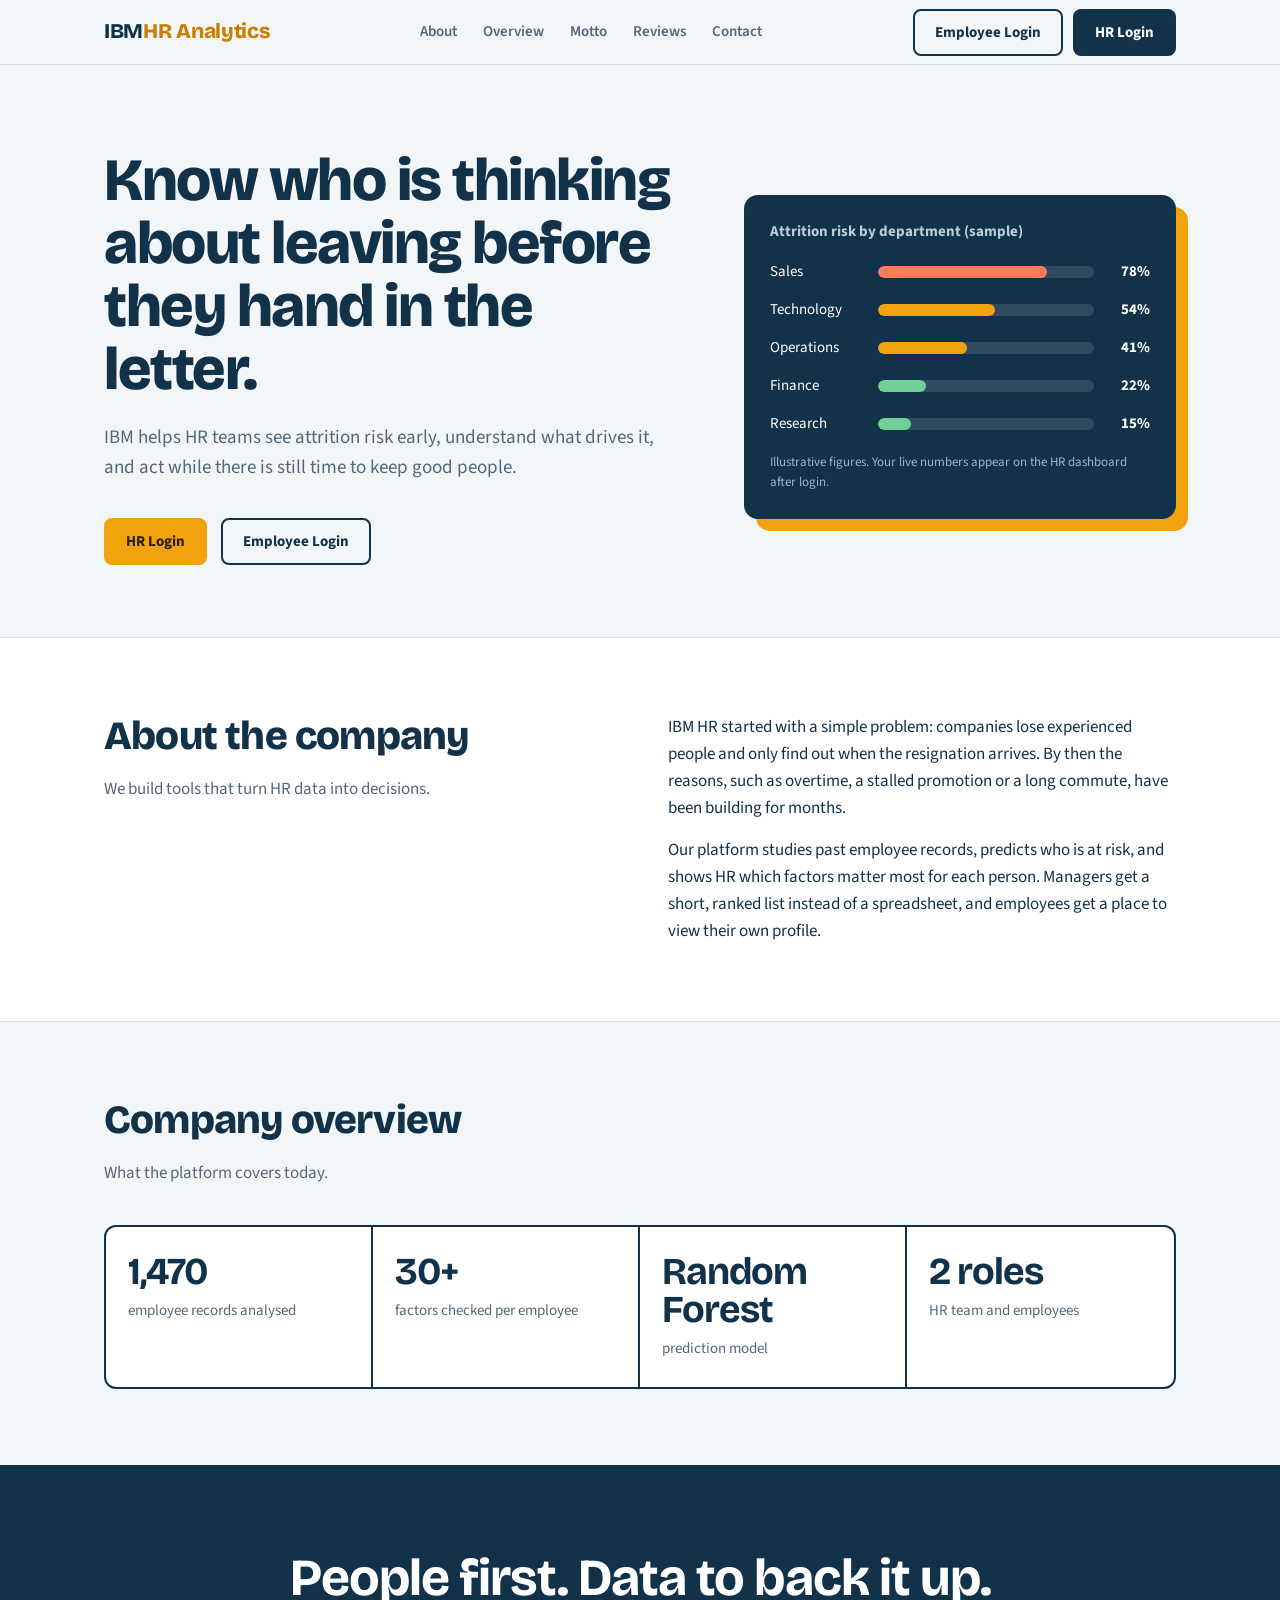
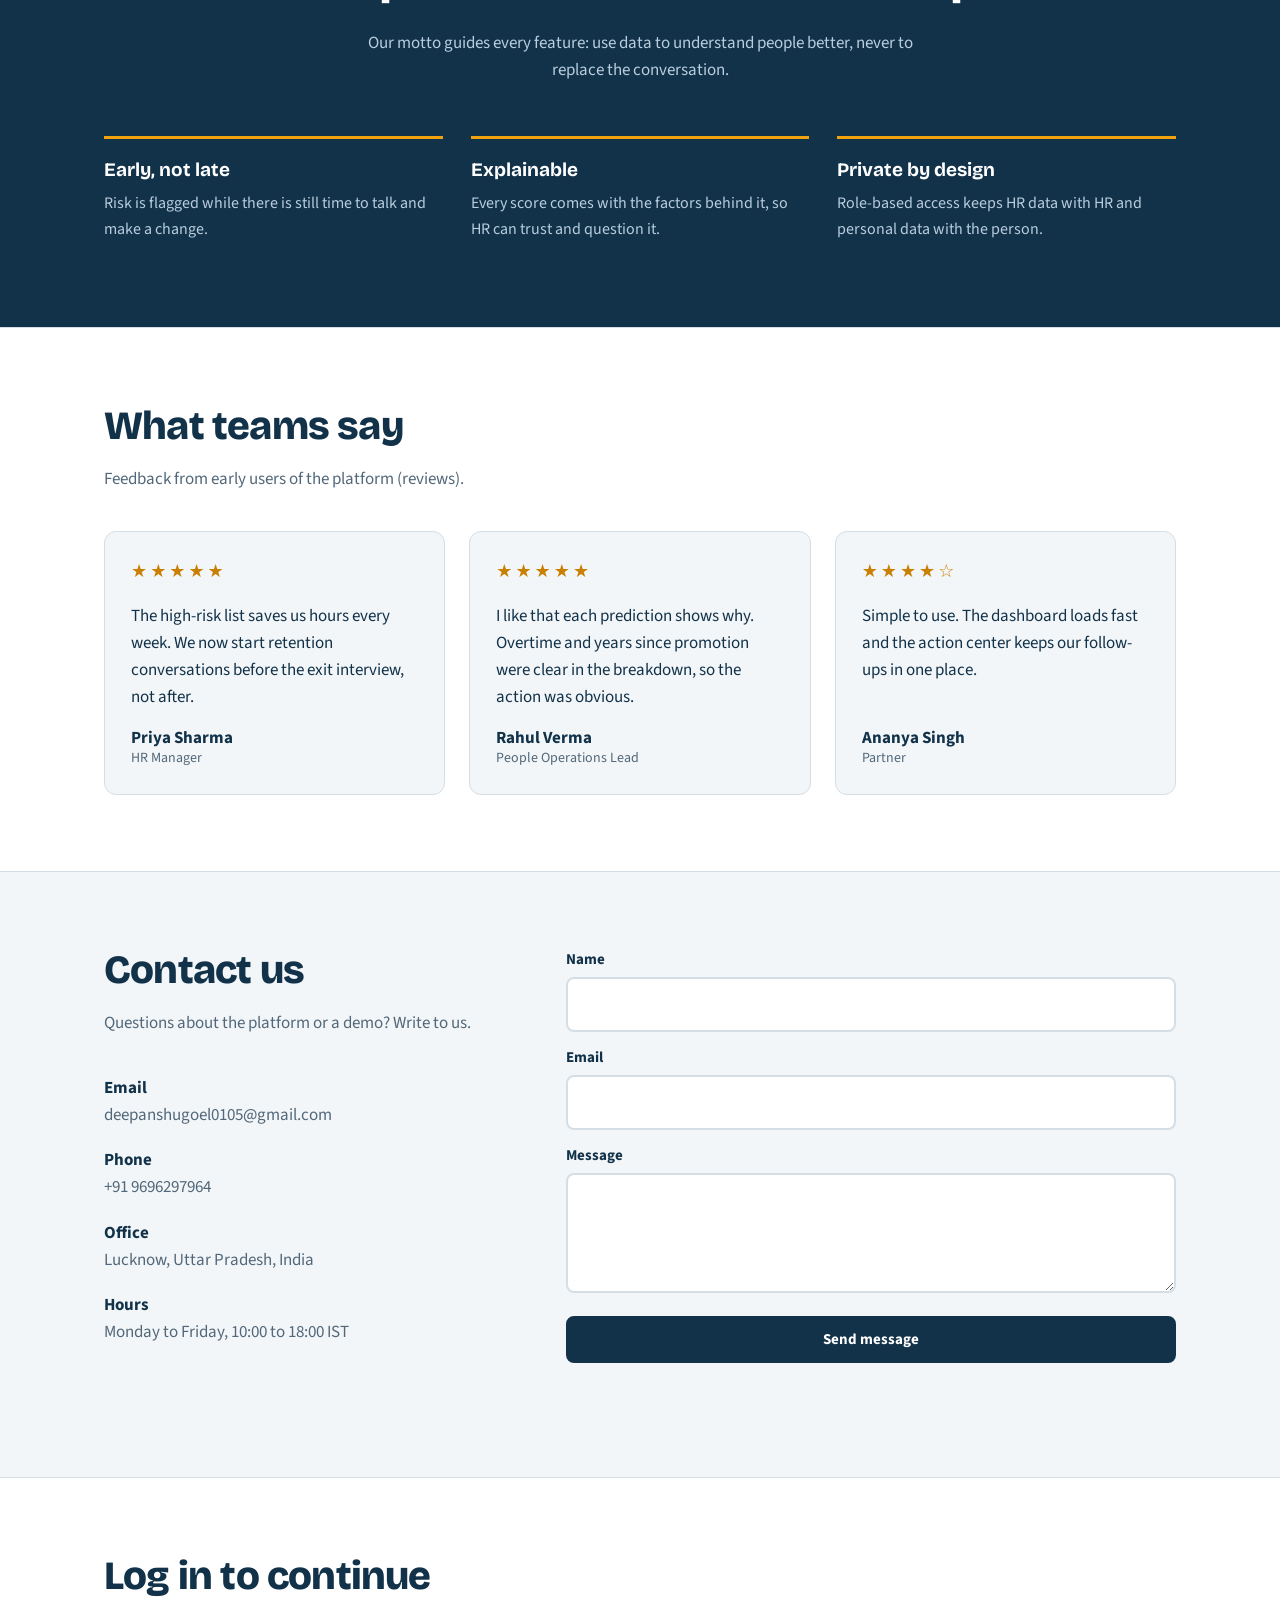
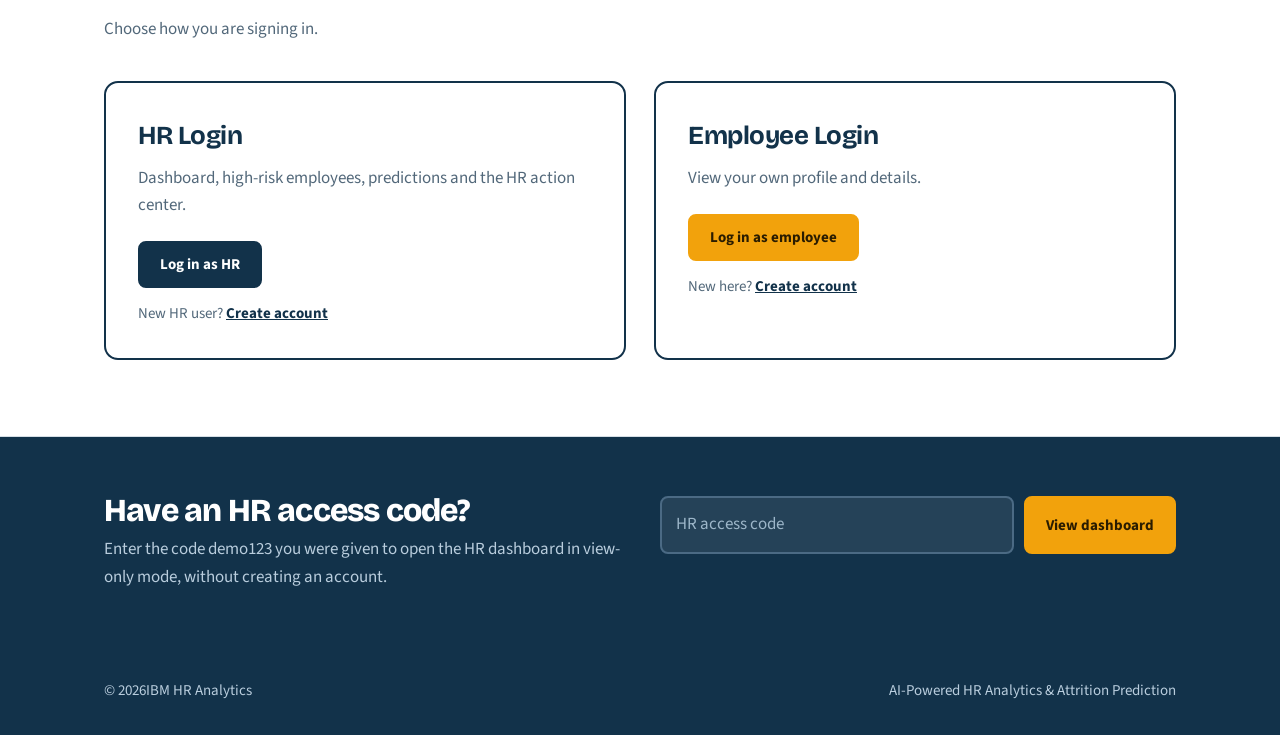
<file: frontend/home.html>
<!DOCTYPE html>
<html lang="en">
<head>
<meta charset="UTF-8">
<meta name="viewport" content="width=device-width, initial-scale=1.0">
<title>IBM HR Analytics | People analytics for growing companies</title>
<link rel="preconnect" href="https://fonts.googleapis.com">
<link rel="preconnect" href="https://fonts.gstatic.com" crossorigin>
<link href="https://fonts.googleapis.com/css2?family=Bricolage+Grotesque:wght@500;700;800&family=Source+Sans+3:wght@400;600;700&display=swap" rel="stylesheet">
<style>
:root{
    --ink:#12324a;
    --ink-2:#1d4766;
    --paper:#f3f6f8;
    --white:#ffffff;
    --saffron:#f2a20c;
    --saffron-dark:#c97f00;
    --line:#d5dee5;
    --muted:#52687a;
    --danger:#b42318;
    --head:"Bricolage Grotesque","Trebuchet MS",system-ui,sans-serif;
    --body:"Source Sans 3","Segoe UI",system-ui,sans-serif;
}
*{box-sizing:border-box;margin:0;padding:0}
html{scroll-behavior:smooth;scroll-padding-top:76px}
body{font-family:var(--body);background:var(--paper);color:var(--ink);line-height:1.6;font-size:17px}
a{color:inherit}
:focus-visible{outline:3px solid var(--saffron);outline-offset:3px}
.wrap{max-width:1120px;margin:0 auto;padding:0 24px}

/* nav */
.nav{position:sticky;top:0;z-index:20;background:rgba(243,246,248,.94);backdrop-filter:blur(8px);border-bottom:1px solid var(--line)}
.nav .wrap{display:flex;align-items:center;justify-content:space-between;height:64px;gap:16px}
.brand{font-family:var(--head);font-weight:800;font-size:21px;text-decoration:none;letter-spacing:-.3px}
.brand i{font-style:normal;color:var(--saffron-dark)}
.links{display:flex;gap:26px;list-style:none}
.links a{text-decoration:none;font-weight:600;font-size:15px;color:var(--muted)}
.links a:hover{color:var(--ink)}
.nav-actions{display:flex;gap:10px}

/* buttons */
.btn{display:inline-block;padding:11px 20px;border-radius:8px;font:700 15px var(--body);text-decoration:none;border:2px solid var(--ink);cursor:pointer;transition:background .15s,color .15s}
.btn-solid{background:var(--ink);color:var(--white)}
.btn-solid:hover{background:var(--ink-2)}
.btn-line{background:transparent;color:var(--ink)}
.btn-line:hover{background:var(--ink);color:var(--white)}
.btn-gold{background:var(--saffron);border-color:var(--saffron);color:#2a1c00}
.btn-gold:hover{background:var(--saffron-dark);border-color:var(--saffron-dark);color:var(--white)}

/* hero */
.hero{padding:84px 0 72px}
.hero .wrap{display:grid;grid-template-columns:1.15fr .85fr;gap:56px;align-items:center}
.hero h1{font-family:var(--head);font-weight:800;font-size:clamp(36px,5.2vw,60px);line-height:1.05;letter-spacing:-1.5px}
.hero p.lead{margin-top:22px;font-size:19px;color:var(--muted);max-width:30em}
.cta{display:flex;flex-wrap:wrap;gap:14px;margin-top:34px}

/* signature element: the attrition risk board */
.board{background:var(--ink);color:var(--white);border-radius:14px;padding:26px;box-shadow:12px 12px 0 var(--saffron)}
.board h3{font:700 15px var(--body);color:#b9cddd;margin-bottom:18px}
.row{display:grid;grid-template-columns:96px 1fr 44px;gap:12px;align-items:center;margin-bottom:14px;font-size:15px}
.track{height:12px;background:rgba(255,255,255,.12);border-radius:6px;overflow:hidden}
.fill{height:100%;border-radius:6px;background:var(--saffron);width:0;transition:width 1.1s cubic-bezier(.2,.8,.2,1)}
.fill.low{background:#6fcf97}
.fill.high{background:#ff7a59}
.board.go .fill{width:var(--w)}
.row b{text-align:right;font-weight:700}
.board small{display:block;margin-top:16px;color:#9db6c9;font-size:13px}

/* sections */
section.block{padding:76px 0}
section.alt{background:var(--white);border-top:1px solid var(--line);border-bottom:1px solid var(--line)}
h2{font-family:var(--head);font-weight:800;font-size:clamp(28px,3.6vw,40px);letter-spacing:-.8px;line-height:1.1;margin-bottom:18px}
.sub{color:var(--muted);max-width:38em;margin-bottom:38px}
.two{display:grid;grid-template-columns:1fr 1fr;gap:56px;align-items:start}
.two p+p{margin-top:14px}

/* overview numbers */
.facts{display:grid;grid-template-columns:repeat(4,1fr);border:2px solid var(--ink);border-radius:12px;background:var(--white)}
.fact{padding:26px 22px;border-right:2px solid var(--ink)}
.fact:last-child{border-right:0}
.fact strong{display:block;font-family:var(--head);font-size:38px;line-height:1;letter-spacing:-1px}
.fact span{display:block;margin-top:8px;color:var(--muted);font-size:15px}

/* motto */
.motto{background:var(--ink);color:var(--white);padding:84px 0;text-align:center}
.motto blockquote{font-family:var(--head);font-weight:700;font-size:clamp(28px,4.6vw,52px);line-height:1.12;letter-spacing:-1px;max-width:16em;margin:0 auto}
.motto p{margin:22px auto 0;max-width:34em;color:#b9cddd}
.values{display:grid;grid-template-columns:repeat(3,1fr);gap:28px;margin-top:52px;text-align:left}
.values div{border-top:3px solid var(--saffron);padding-top:16px}
.values h4{font-family:var(--head);font-size:19px;margin-bottom:6px}
.values p{margin:0;font-size:16px}

/* reviews */
.reviews{display:grid;grid-template-columns:repeat(3,1fr);gap:24px}
.review{background:var(--paper);border:1px solid var(--line);border-radius:12px;padding:26px;display:flex;flex-direction:column;gap:16px}
.stars{color:var(--saffron-dark);letter-spacing:3px;font-size:18px}
.review p{flex:1}
.who{font-weight:700;line-height:1.3}
.who span{display:block;font-weight:400;color:var(--muted);font-size:14px}

/* contact */
.contact{display:grid;grid-template-columns:.8fr 1.2fr;gap:56px}
.info dt{font-weight:700;margin-top:18px}
.info dd{color:var(--muted)}
form.cf{display:grid;gap:14px}
.cf label{font-weight:700;font-size:15px;display:block;margin-bottom:5px}
.cf input,.cf textarea{width:100%;padding:12px 14px;border:2px solid var(--line);border-radius:8px;font:inherit;background:var(--white);color:var(--ink)}
.cf input:focus,.cf textarea:focus{border-color:var(--ink);outline:none}
.cf textarea{min-height:120px;resize:vertical}
.cf .status{font-weight:600;min-height:1.4em}
.cf .ok{color:#1a7f4b}
.cf .err{color:var(--danger)}

/* access code */
.codebox{background:var(--ink);color:var(--white);padding:56px 0}
.codebox .wrap{display:grid;grid-template-columns:1fr 1fr;gap:40px;align-items:center}
.codebox h2{margin-bottom:8px;font-size:clamp(24px,3vw,32px)}
.codebox p{color:#b9cddd}
.codeform{display:flex;gap:10px;flex-wrap:wrap}
.codeform input{flex:1 1 200px;padding:13px 14px;border:2px solid #4b6a84;border-radius:8px;font:inherit;background:rgba(255,255,255,.08);color:var(--white)}
.codeform input::placeholder{color:#9db6c9}
.codeform input:focus{border-color:var(--saffron);outline:none}
#codeMsg{flex-basis:100%;min-height:1.4em;font-weight:600}
#codeMsg.err{color:#ffb4a6}
#codeMsg.ok{color:#8fe0b2}

/* access */
.access{padding:76px 0}
.cards{display:grid;grid-template-columns:1fr 1fr;gap:28px}
.card{background:var(--white);border:2px solid var(--ink);border-radius:14px;padding:32px}
.card h3{font-family:var(--head);font-size:26px;letter-spacing:-.5px;margin-bottom:8px}
.card p{color:var(--muted);margin-bottom:22px}
.card .small{margin-top:14px;margin-bottom:0;font-size:15px}
.card .small a{font-weight:700;color:var(--ink)}

footer{background:var(--ink);color:#b9cddd;padding:32px 0;font-size:15px}
footer .wrap{display:flex;justify-content:space-between;flex-wrap:wrap;gap:12px}

@media (max-width:860px){
    .links{display:none}
    .hero .wrap,.two,.contact,.cards,.codebox .wrap{grid-template-columns:1fr;gap:36px}
    .facts{grid-template-columns:1fr 1fr}
    .fact:nth-child(2){border-right:0}
    .fact:nth-child(-n+2){border-bottom:2px solid var(--ink)}
    .values,.reviews{grid-template-columns:1fr}
    .board{box-shadow:8px 8px 0 var(--saffron)}
}
@media (max-width:520px){.nav-actions .btn-line{display:none}}
@media (prefers-reduced-motion:reduce){html{scroll-behavior:auto}.fill{transition:none}}
</style>
</head>
<body>

<header class="nav">
    <div class="wrap">
        <a class="brand" href="home.html">IBM<i>HR Analytics</i></a>
        <ul class="links">
            <li><a href="#about">About</a></li>
            <li><a href="#overview">Overview</a></li>
            <li><a href="#motto">Motto</a></li>
            <li><a href="#reviews">Reviews</a></li>
            <li><a href="#contact">Contact</a></li>
        </ul>
        <div class="nav-actions">
            <a class="btn btn-line" href="login.html?role=employee">Employee Login</a>
            <a class="btn btn-solid" href="login.html?role=hr">HR Login</a>
        </div>
    </div>
</header>

<main>
<section class="hero">
    <div class="wrap">
        <div>
            <h1>Know who is thinking about leaving before they hand in the letter.</h1>
            <p class="lead">IBM helps HR teams see attrition risk early, understand what drives it, and act while there is still time to keep good people.</p>
            <div class="cta">
                <a class="btn btn-gold" href="login.html?role=hr">HR Login</a>
                <a class="btn btn-line" href="login.html?role=employee">Employee Login</a>
            </div>
        </div>
        <div class="board" id="board" aria-label="Sample attrition risk by department">
            <h3>Attrition risk by department (sample)</h3>
            <div class="row"><span>Sales</span><div class="track"><div class="fill high" style="--w:78%"></div></div><b>78%</b></div>
            <div class="row"><span>Technology</span><div class="track"><div class="fill" style="--w:54%"></div></div><b>54%</b></div>
            <div class="row"><span>Operations</span><div class="track"><div class="fill" style="--w:41%"></div></div><b>41%</b></div>
            <div class="row"><span>Finance</span><div class="track"><div class="fill low" style="--w:22%"></div></div><b>22%</b></div>
            <div class="row"><span>Research</span><div class="track"><div class="fill low" style="--w:15%"></div></div><b>15%</b></div>
            <small>Illustrative figures. Your live numbers appear on the HR dashboard after login.</small>
        </div>
    </div>
</section>

<section class="block alt" id="about">
    <div class="wrap two">
        <div>
            <h2>About the company</h2>
            <p class="sub" style="margin-bottom:0">We build tools that turn HR data into decisions.</p>
        </div>
        <div>
            <p>IBM HR started with a simple problem: companies lose experienced people and only find out when the resignation arrives. By then the reasons, such as overtime, a stalled promotion or a long commute, have been building for months.</p>
            <p>Our platform studies past employee records, predicts who is at risk, and shows HR which factors matter most for each person. Managers get a short, ranked list instead of a spreadsheet, and employees get a place to view their own profile.</p>
        </div>
    </div>
</section>

<section class="block" id="overview">
    <div class="wrap">
        <h2>Company overview</h2>
        <p class="sub">What the platform covers today.</p>
        <div class="facts">
            <div class="fact"><strong>1,470</strong><span>employee records analysed</span></div>
            <div class="fact"><strong>30+</strong><span>factors checked per employee</span></div>
            <div class="fact"><strong>Random Forest</strong><span>prediction model</span></div>
            <div class="fact"><strong>2 roles</strong><span>HR team and employees</span></div>
        </div>
    </div>
</section>

<section class="motto" id="motto">
    <div class="wrap">
        <blockquote>People first. Data to back it up.</blockquote>
        <p>Our motto guides every feature: use data to understand people better, never to replace the conversation.</p>
        <div class="values">
            <div><h4>Early, not late</h4><p>Risk is flagged while there is still time to talk and make a change.</p></div>
            <div><h4>Explainable</h4><p>Every score comes with the factors behind it, so HR can trust and question it.</p></div>
            <div><h4>Private by design</h4><p>Role-based access keeps HR data with HR and personal data with the person.</p></div>
        </div>
    </div>
</section>

<section class="block alt" id="reviews">
    <div class="wrap">
        <h2>What teams say</h2>
        <p class="sub">Feedback from early users of the platform (reviews).</p>
        <div class="reviews">
            <article class="review">
                <div class="stars" aria-label="5 out of 5">★★★★★</div>
                <p>The high-risk list saves us hours every week. We now start retention conversations before the exit interview, not after.</p>
                <div class="who">Priya Sharma<span>HR Manager</span></div>
            </article>
            <article class="review">
                <div class="stars" aria-label="5 out of 5">★★★★★</div>
                <p>I like that each prediction shows why. Overtime and years since promotion were clear in the breakdown, so the action was obvious.</p>
                <div class="who">Rahul Verma<span>People Operations Lead</span></div>
            </article>
            <article class="review">
                <div class="stars" aria-label="4 out of 5">★★★★☆</div>
                <p>Simple to use. The dashboard loads fast and the action center keeps our follow-ups in one place.</p>
                <div class="who">Ananya Singh<span> Partner</span></div>
            </article>
        </div>
    </div>
</section>

<section class="block" id="contact">
    <div class="wrap contact">
        <div>
            <h2>Contact us</h2>
            <p class="sub">Questions about the platform or a demo? Write to us.</p>
            <dl class="info">
                <dt>Email</dt><dd>deepanshugoel0105@gmail.com</dd>
                <dt>Phone</dt><dd>+91 9696297964</dd>
                <dt>Office</dt><dd>Lucknow, Uttar Pradesh, India</dd>
                <dt>Hours</dt><dd>Monday to Friday, 10:00 to 18:00 IST</dd>
            </dl>
        </div>
        <form class="cf" id="contactForm" novalidate>
            <div><label for="cName">Name</label><input id="cName" type="text" autocomplete="name" required></div>
            <div><label for="cEmail">Email</label><input id="cEmail" type="email" autocomplete="email" required></div>
            <div><label for="cMsg">Message</label><textarea id="cMsg" required></textarea></div>
            <button class="btn btn-solid" type="submit">Send message</button>
            <p class="status" id="cStatus" role="status"></p>
        </form>
    </div>
</section>

<section class="access alt" id="login" style="background:var(--white);border-top:1px solid var(--line)">
    <div class="wrap">
        <h2>Log in to continue</h2>
        <p class="sub">Choose how you are signing in.</p>
        <div class="cards">
            <div class="card">
                <h3>HR Login</h3>
                <p>Dashboard, high-risk employees, predictions and the HR action center.</p>
                <a class="btn btn-solid" href="login.html?role=hr">Log in as HR</a>
                <p class="small">New HR user? <a href="register.html?role=hr">Create account</a></p>
            </div>
            <div class="card">
                <h3>Employee Login</h3>
                <p>View your own profile and details.</p>
                <a class="btn btn-gold" href="login.html?role=employee">Log in as employee</a>
                <p class="small">New here? <a href="register.html?role=employee">Create account</a></p>
            </div>
        </div>
    </div>
</section>
<section class="codebox" id="access-code">
    <div class="wrap">
        <div>
            <h2>Have an HR access code?</h2>
            <p>Enter the code demo123 you were given to open the HR dashboard in view-only mode, without creating an account.</p>
        </div>
        <form class="codeform" id="codeForm" autocomplete="off">
            <label for="accessCode" style="position:absolute;left:-9999px">HR access code</label>
            <input id="accessCode" type="password" placeholder="HR access code" autocomplete="off" required>
            <button class="btn btn-gold" id="codeBtn" type="submit">View dashboard</button>
            <p id="codeMsg" role="status"></p>
        </form>
    </div>
</section>
</main>

<footer>
    <div class="wrap">
        <span>&copy; <span id="yr">2026</span>IBM HR Analytics</span>
        <span>AI-Powered HR Analytics &amp; Attrition Prediction</span>
    </div>
</footer>

<script>
document.getElementById("yr").textContent = new Date().getFullYear();

// Fill the sample risk bars once, when the page opens.
window.addEventListener("load", function () {
    setTimeout(function () { document.getElementById("board").classList.add("go"); }, 150);
});

// Contact form: opens the visitor's mail app with the message filled in.
document.getElementById("contactForm").addEventListener("submit", function (e) {
    e.preventDefault();
    var name = document.getElementById("cName").value.trim();
    var email = document.getElementById("cEmail").value.trim();
    var msg = document.getElementById("cMsg").value.trim();
    var status = document.getElementById("cStatus");
    if (!name || !/^\S+@\S+\.\S+$/.test(email) || !msg) {
        status.textContent = "Enter your name, a valid email and a message.";
        status.className = "status err";
        return;
    }
    var body = msg + "\n\nFrom: " + name + " (" + email + ")";
    window.location.href = "mailto:deepanshugoel0105@gmail.com?subject=" +
        encodeURIComponent("Website enquiry from " + name) + "&body=" + encodeURIComponent(body);
    status.textContent = "Your mail app should open with the message ready to send.";
    status.className = "status ok";
});

// HR access code: the server checks the code. It is never stored in this page.
document.getElementById("codeForm").addEventListener("submit", async function (e) {
    e.preventDefault();
    var msg = document.getElementById("codeMsg");
    var btn = document.getElementById("codeBtn");
    btn.disabled = true;
    msg.className = "";
    msg.textContent = "Checking code...";
    try {
        var res = await fetch("/auth/access-code", {
            method: "POST",
            credentials: "same-origin",
            headers: { "Content-Type": "application/json" },
            body: JSON.stringify({ code: document.getElementById("accessCode").value })
        });
        var data = await res.json().catch(function () { return {}; });
        if (!res.ok) {
            msg.textContent = typeof data.detail === "string" ? data.detail : "Could not verify the code.";
            msg.className = "err";
            btn.disabled = false;
            return;
        }
        msg.textContent = "Code accepted. Opening dashboard...";
        msg.className = "ok";
        setTimeout(function () { window.location.href = "index.html"; }, 400);
    } catch (err) {
        msg.textContent = "Cannot reach the server. Try again.";
        msg.className = "err";
        btn.disabled = false;
    }
});
</script>
</body>
</html>
</file>
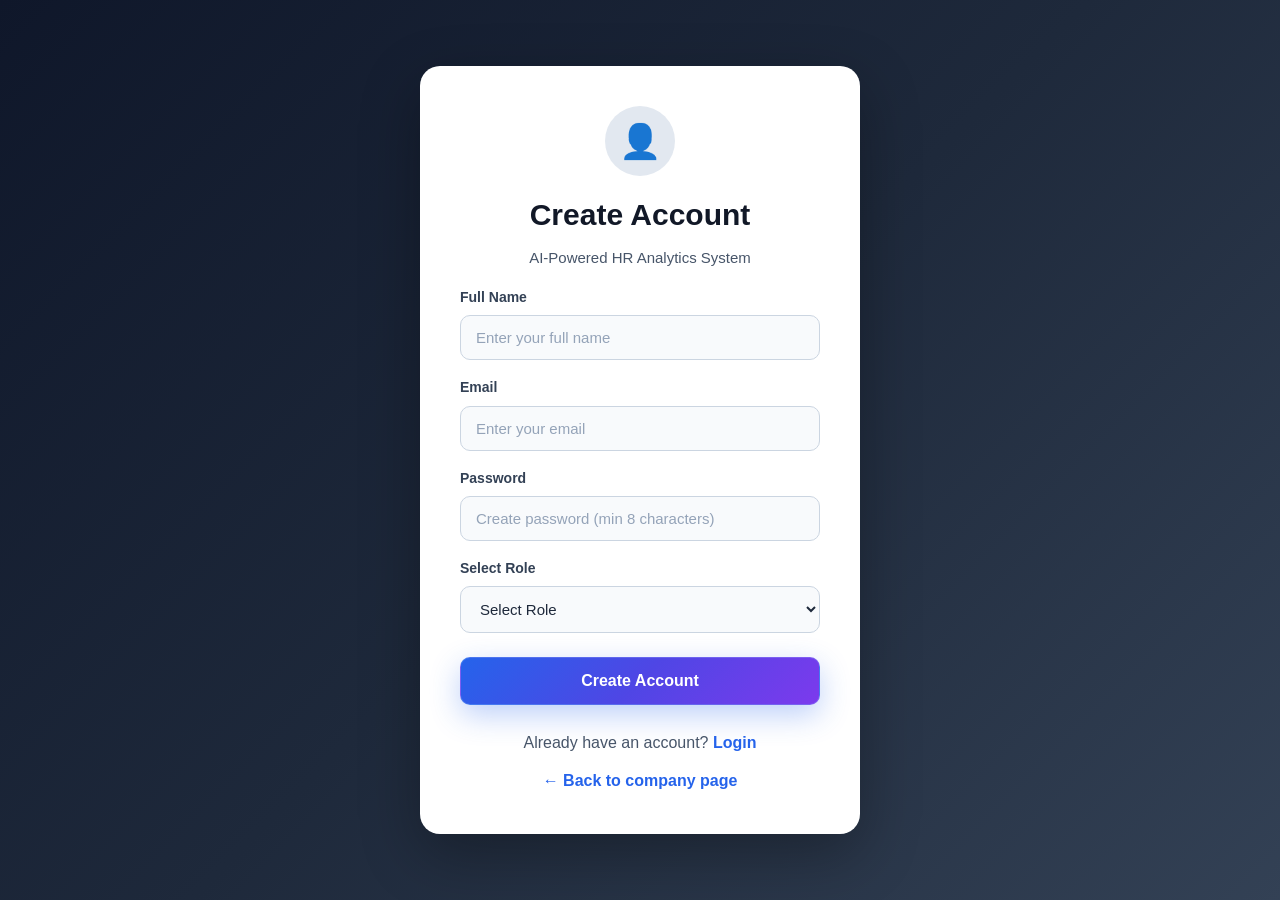
<file: frontend/register.html>
<!DOCTYPE html>
<html lang="en">
<head>
    <meta charset="UTF-8">
    <meta name="viewport" content="width=device-width, initial-scale=1.0">
    <title>HR Analytics | Register</title>
    <link rel="stylesheet" href="style.css">
</head>
<body>
<div class="auth-container">
    <div class="auth-card">
        <div class="auth-logo">👤</div>
        <h1>Create Account</h1>
        <p class="auth-subtitle">AI-Powered HR Analytics System</p>

        <form id="registerForm">
            <label for="registerName">Full Name</label>
            <input type="text" id="registerName" placeholder="Enter your full name" maxlength="80" autocomplete="name" required>

            <label for="registerEmail">Email</label>
            <input type="email" id="registerEmail" placeholder="Enter your email" autocomplete="username" required>

            <label for="registerPassword">Password</label>
            <input type="password" id="registerPassword" placeholder="Create password (min 8 characters)" minlength="8" maxlength="128" autocomplete="new-password" required>

            <label for="registerRole">Select Role</label>
            <select id="registerRole" required>
                <option value="">Select Role</option>
                <option value="HR">HR</option>
                <option value="Employee">Employee</option>
            </select>

            <div id="inviteWrap" style="display:none;">
                <label for="registerInvite">HR Invite Code</label>
                <input type="password" id="registerInvite" placeholder="Enter HR invite code" autocomplete="off">
            </div>

            <button type="submit" class="auth-btn" id="registerBtn">Create Account</button>
        </form>

        <p id="registerMessage" class="auth-message"></p>

        <p class="auth-switch">
            Already have an account?
            <a href="login.html">Login</a>
        </p>
        <p class="auth-switch" style="margin-top:12px;">
            <a href="home.html">&larr; Back to company page</a>
        </p>
    </div>
</div>

<script>
var roleSelect = document.getElementById("registerRole");
var inviteWrap = document.getElementById("inviteWrap");
var inviteInput = document.getElementById("registerInvite");

var presetRole = new URLSearchParams(window.location.search).get("role");
if (presetRole === "hr" || presetRole === "employee") {
    roleSelect.value = presetRole === "hr" ? "HR" : "Employee";
}

roleSelect.addEventListener("change", function () {
    var isHR = roleSelect.value === "HR";
    inviteWrap.style.display = isHR ? "block" : "none";
    inviteInput.required = isHR;
});
roleSelect.dispatchEvent(new Event("change"));

document.getElementById("registerForm").addEventListener("submit", async function (event) {
    event.preventDefault();
    var message = document.getElementById("registerMessage");
    var btn = document.getElementById("registerBtn");
    btn.disabled = true;

    try {
        var res = await fetch("/auth/register", {
            method: "POST",
            credentials: "same-origin",
            headers: { "Content-Type": "application/json" },
            body: JSON.stringify({
                name: document.getElementById("registerName").value.trim(),
                email: document.getElementById("registerEmail").value.trim(),
                password: document.getElementById("registerPassword").value,
                role: roleSelect.value,
                invite_code: inviteInput.value
            })
        });
        var data = await res.json().catch(function () { return {}; });

        if (!res.ok) {
            message.textContent = "❌ " + (typeof data.detail === "string" ? data.detail : "Could not create account.");
            message.className = "auth-message error";
            btn.disabled = false;
            return;
        }

        message.textContent = "✅ Account created successfully! Redirecting to login...";
        message.className = "auth-message success";
        setTimeout(function () { window.location.href = "login.html"; }, 1000);
    } catch (e) {
        message.textContent = "❌ Cannot reach the server. Please try again.";
        message.className = "auth-message error";
        btn.disabled = false;
    }
});
</script>
</body>
</html>
</file>
<file: frontend/style.css>
/* =========================================================
   HR ANALYTICS DASHBOARD - MAIN STYLESHEET (FIXED)
========================================================= */

/* ========== RESET ========== */
* { margin: 0; padding: 0; box-sizing: border-box; }
html { scroll-behavior: smooth; }
body {
    font-family: Arial, Helvetica, sans-serif;
    background: #f5f7fb;
    color: #1e293b;
    line-height: 1.6;
}
a { text-decoration: none; color: inherit; }
button, input, select { font-family: inherit; }

/* ========== SIDEBAR ========== */
.sidebar {
    position: fixed; left: 0; top: 0;
    width: 250px; height: 100vh;
    background: #111827; color: white;
    display: flex; flex-direction: column;
    z-index: 1000;
}
.logo {
    height: 90px; display: flex; align-items: center;
    gap: 12px; padding: 20px;
    border-bottom: 1px solid rgba(255,255,255,0.08);
}
.logo-icon {
    width: 45px; height: 45px;
    background: linear-gradient(135deg, #2563eb, #7c3aed);
    border-radius: 12px;
    display: flex; align-items: center; justify-content: center;
    font-size: 16px; font-weight: 800;
}
.logo h2 { font-size: 17px; margin-bottom: 2px; }
.logo span { font-size: 11px; color: #94a3b8; }

.sidebar-nav {
    padding: 25px 15px;
    display: flex; flex-direction: column; gap: 7px;
}
.nav-link {
    display: flex; align-items: center; gap: 13px;
    padding: 13px 15px; border-radius: 9px;
    color: #94a3b8; font-size: 14px; transition: 0.25s ease;
}
.nav-link span { width: 22px; font-size: 17px; text-align: center; }
.nav-link:hover { background: #1e293b; color: white; }
.nav-link.active {
    background: #2563eb; color: white;
    box-shadow: 0 5px 15px rgba(37, 99, 235, 0.25);
}

.sidebar-bottom {
    margin-top: auto; padding: 20px;
    border-top: 1px solid rgba(255,255,255,0.08);
}
.system-status {
    display: flex; align-items: center; gap: 10px;
    background: #1e293b; padding: 12px; border-radius: 9px;
}
.status-dot {
    width: 9px; height: 9px; background: #22c55e;
    border-radius: 50%; box-shadow: 0 0 8px #22c55e;
}
.system-status strong { display: block; font-size: 12px; }
.system-status small { display: block; font-size: 10px; color: #94a3b8; }

/* ========== MAIN CONTENT ========== */
.main-content { margin-left: 250px; min-height: 100vh; }

/* ========== TOPBAR ========== */
.topbar {
    height: 90px; background: white;
    border-bottom: 1px solid #e5e7eb;
    display: flex; align-items: center; justify-content: space-between;
    padding: 0 35px; position: sticky; top: 0; z-index: 900;
}
.topbar-small {
    font-size: 11px; color: #64748b;
    text-transform: uppercase; letter-spacing: 1px;
}
.topbar h1 { font-size: 23px; color: #111827; margin-top: 2px; }
.topbar-right { display: flex; align-items: center; gap: 25px; }
.date-box { display: flex; align-items: center; gap: 7px; color: #64748b; font-size: 13px; }
.profile { display: flex; align-items: center; gap: 10px; }
.profile-avatar {
    width: 38px; height: 38px; border-radius: 50%;
    background: #2563eb; color: white;
    display: flex; align-items: center; justify-content: center;
    font-weight: bold;
}
.profile strong { display: block; font-size: 12px; }
.profile small { display: block; font-size: 10px; color: #64748b; }

/* ========== PAGE SECTIONS ========== */
.page-section { padding: 40px 35px; scroll-margin-top: 100px; }
.section-heading { display: flex; justify-content: space-between; margin-bottom: 25px; }
.section-label {
    color: #2563eb; font-size: 11px; font-weight: 700;
    letter-spacing: 1.5px; margin-bottom: 5px;
}
.section-heading h2 { font-size: 25px; color: #111827; margin-bottom: 5px; }
.section-heading p:not(.section-label) { color: #64748b; font-size: 13px; }

/* ========== KPI CARDS ========== */
.kpi-grid {
    display: grid; grid-template-columns: repeat(4, 1fr);
    gap: 20px; margin-bottom: 25px;
}
.kpi-card {
    background: white; border: 1px solid #e5e7eb;
    border-radius: 12px; padding: 20px;
    display: flex; align-items: center; gap: 15px;
    transition: 0.25s ease;
}
.kpi-card:hover { transform: translateY(-3px); box-shadow: 0 10px 25px rgba(15,23,42,0.08); }
.kpi-icon {
    width: 50px; height: 50px; border-radius: 10px;
    display: flex; align-items: center; justify-content: center;
    font-size: 22px;
}
.kpi-icon.blue { background: #dbeafe; }
.kpi-icon.red { background: #fee2e2; }
.kpi-icon.orange { background: #ffedd5; }
.kpi-icon.green { background: #dcfce7; }
.kpi-info span { display: block; font-size: 11px; color: #64748b; }
.kpi-info h3 { font-size: 24px; color: #111827; line-height: 1.2; }
.kpi-info small { font-size: 10px; color: #94a3b8; }

/* ========== CHART GRID ========== */
.chart-grid {
    display: grid; grid-template-columns: repeat(2, 1fr);
    gap: 20px; margin-bottom: 25px;
}
.chart-card {
    background: white; border: 1px solid #e5e7eb;
    border-radius: 12px; padding: 22px; min-height: 330px;
}
.chart-card.large { min-height: 360px; }
.chart-header { display: flex; justify-content: space-between; margin-bottom: 15px; }
.chart-header h3 { font-size: 15px; color: #111827; }
.chart-header p { font-size: 11px; color: #94a3b8; }
.chart-container { height: 245px; position: relative; }

/* ========== TABLE ========== */
.table-card {
    background: white; border: 1px solid #e5e7eb;
    border-radius: 12px; overflow: hidden; margin-top: 20px;
}
.table-header { padding: 20px 22px; border-bottom: 1px solid #e5e7eb; }
.table-header h3 { font-size: 15px; color: #111827; }
.table-header p { font-size: 11px; color: #94a3b8; }
.table-wrapper { width: 100%; overflow-x: auto; }
table { width: 100%; border-collapse: collapse; }
thead { background: #f8fafc; }
th {
    text-align: left; padding: 14px 20px; font-size: 11px;
    color: #64748b; text-transform: uppercase; letter-spacing: 0.5px;
}
td {
    padding: 14px 20px; font-size: 12px; color: #475569;
    border-top: 1px solid #f1f5f9;
}
tbody tr:hover { background: #f8fafc; }

/* ========== PREDICTION (DASHBOARD) ========== */
.prediction-layout { display: grid; grid-template-columns: 1.5fr 1fr; gap: 20px; }
.prediction-card, .prediction-result {
    background: white; border: 1px solid #e5e7eb;
    border-radius: 12px; padding: 25px;
}
.card-title { display: flex; align-items: center; gap: 12px; margin-bottom: 25px; }
.card-title-icon {
    width: 45px; height: 45px; border-radius: 10px; background: #ede9fe;
    display: flex; align-items: center; justify-content: center; font-size: 21px;
}
.card-title h3 { font-size: 16px; color: #111827; }
.card-title p { font-size: 11px; color: #94a3b8; }

.form-grid { display: grid; grid-template-columns: repeat(2, 1fr); gap: 18px; }
.form-group { display: flex; flex-direction: column; gap: 6px; }
.form-group label { font-size: 11px; font-weight: 600; color: #475569; }
.form-group input, .form-group select {
    width: 100%; height: 42px; padding: 0 12px;
    border: 1px solid #dbe1ea; border-radius: 7px;
    background: white; color: #334155; outline: none;
    font-size: 12px; transition: 0.2s;
}
.form-group input:focus, .form-group select:focus {
    border-color: #2563eb; box-shadow: 0 0 0 3px rgba(37,99,235,0.1);
}

.predict-button {
    width: 100%; margin-top: 22px; height: 45px;
    border: none; border-radius: 8px;
    background: linear-gradient(135deg, #2563eb, #4f46e5);
    color: white; font-size: 13px; font-weight: 600;
    cursor: pointer; transition: 0.25s;
}
.predict-button:hover { transform: translateY(-2px); box-shadow: 0 8px 18px rgba(37,99,235,0.25); }

.prediction-result {
    display: flex; flex-direction: column;
    align-items: center; justify-content: center; text-align: center;
    background: linear-gradient(145deg, #ffffff, #f8faff);
}
.result-icon {
    width: 65px; height: 65px; background: #dbeafe; border-radius: 50%;
    display: flex; align-items: center; justify-content: center;
    font-size: 28px; margin-bottom: 12px;
}
.prediction-result h3 { font-size: 17px; color: #111827; }
.prediction-result p {
    font-size: 11px; color: #64748b; max-width: 280px; margin: 8px auto 20px;
}
.risk-score { font-size: 45px; font-weight: 800; color: #2563eb; line-height: 1; }
.risk-label { margin-top: 7px; font-size: 12px; font-weight: 700; color: #64748b; }
.risk-bar {
    width: 80%; height: 8px; background: #e2e8f0;
    border-radius: 10px; overflow: hidden; margin: 20px 0;
}
.risk-progress {
    width: 0%; height: 100%;
    background: linear-gradient(90deg, #22c55e, #f59e0b, #ef4444);
    transition: 0.5s;
}
.prediction-result small { font-size: 9px; color: #94a3b8; max-width: 300px; }

/* ========== MODEL CARDS ========== */
.model-grid { display: grid; grid-template-columns: repeat(3, 1fr); gap: 20px; }
.model-card {
    background: white; border: 1px solid #e5e7eb; border-radius: 12px;
    padding: 25px; position: relative; overflow: hidden; transition: 0.25s;
}
.model-card:hover { transform: translateY(-4px); box-shadow: 0 10px 25px rgba(15,23,42,0.08); }
.model-card.featured { border-color: #2563eb; box-shadow: 0 8px 25px rgba(37,99,235,0.1); }
.model-number {
    position: absolute; right: 20px; top: 15px;
    font-size: 35px; font-weight: 800; color: #f1f5f9;
}
.model-card h3 { font-size: 16px; color: #111827; margin: 30px 0 10px; }
.model-card p { font-size: 12px; color: #64748b; margin-bottom: 20px; }
.model-tag {
    display: inline-block; padding: 5px 10px; border-radius: 20px;
    background: #eff6ff; color: #2563eb; font-size: 10px; font-weight: 600;
}
.model-table { margin-top: 25px; }

/* ========== SQL ========== */
.sql-grid { display: grid; grid-template-columns: repeat(4, 1fr); gap: 20px; }
.sql-card {
    background: white; border: 1px solid #e5e7eb;
    border-radius: 12px; padding: 22px; transition: 0.25s;
}
.sql-card:hover { transform: translateY(-3px); box-shadow: 0 8px 20px rgba(15,23,42,0.07); }
.sql-icon {
    width: 45px; height: 45px; border-radius: 10px; background: #eff6ff;
    display: flex; align-items: center; justify-content: center;
    font-size: 21px; margin-bottom: 15px;
}
.sql-card h3 { font-size: 14px; color: #111827; margin-bottom: 8px; }
.sql-card p { font-size: 11px; color: #64748b; }

.query-card {
    background: #0f172a; border-radius: 12px;
    padding: 25px; margin-top: 25px; color: white;
}
.query-label { font-size: 9px; color: #60a5fa; letter-spacing: 1px; font-weight: 700; }
.query-header h3 { font-size: 15px; margin-top: 4px; }
.query-card pre {
    margin-top: 20px; background: #020617; padding: 20px;
    border-radius: 8px; overflow-x: auto;
}
.query-card code {
    font-family: Consolas, monospace; font-size: 12px;
    color: #cbd5e1; line-height: 1.8;
}

/* ========== INSIGHTS ========== */
.insights-grid { display: grid; grid-template-columns: repeat(3, 1fr); gap: 20px; }
.insight-card {
    background: white; border: 1px solid #e5e7eb; border-radius: 12px;
    padding: 22px; border-left: 4px solid #2563eb; transition: 0.25s;
}
.insight-card:hover { transform: translateY(-3px); box-shadow: 0 8px 20px rgba(15,23,42,0.07); }
.insight-card.danger { border-left-color: #ef4444; }
.insight-card.warning { border-left-color: #f59e0b; }
.insight-card.success { border-left-color: #22c55e; }
.insight-card.info { border-left-color: #06b6d4; }
.insight-card.purple { border-left-color: #8b5cf6; }
.insight-card.blue { border-left-color: #2563eb; }
.insight-icon { font-size: 25px; margin-bottom: 10px; }
.insight-card h3 { font-size: 14px; color: #111827; margin-bottom: 8px; }
.insight-card p { font-size: 11px; color: #64748b; }

/* ========== ABOUT ========== */
.about-grid { display: grid; grid-template-columns: repeat(2, 1fr); gap: 20px; }
.about-card {
    background: white; border: 1px solid #e5e7eb;
    border-radius: 12px; padding: 25px;
}
.about-card h3 { font-size: 15px; color: #111827; margin-bottom: 12px; }
.about-card p { font-size: 12px; color: #64748b; }
.technology-list { display: flex; flex-wrap: wrap; gap: 8px; }
.technology-list span {
    background: #eff6ff; color: #2563eb; padding: 6px 10px;
    border-radius: 6px; font-size: 10px; font-weight: 600;
}

/* ========== PROJECT PIPELINE ========== */
.pipeline-card {
    margin-top: 25px; background: white; border: 1px solid #e5e7eb;
    border-radius: 12px; padding: 25px; overflow-x: auto;
}
.pipeline-card h3 { font-size: 15px; margin-bottom: 25px; }
.pipeline { display: flex; align-items: center; justify-content: center; min-width: 900px; }
.pipeline-item { min-width: 110px; text-align: center; }
.pipeline-item span {
    width: 35px; height: 35px; margin: 0 auto 8px; border-radius: 50%;
    background: #dbeafe; color: #2563eb;
    display: flex; align-items: center; justify-content: center;
    font-size: 10px; font-weight: 700;
}
.pipeline-item strong { display: block; font-size: 11px; color: #111827; }
.pipeline-item small { display: block; font-size: 9px; color: #94a3b8; margin-top: 3px; }
.pipeline-arrow { color: #94a3b8; font-size: 20px; margin: 0 8px; }

/* ========== FOOTER ========== */
.footer {
    margin-top: 20px; padding: 25px 35px;
    background: #111827; color: white;
    display: flex; justify-content: space-between; align-items: center;
}
.footer strong { font-size: 12px; }
.footer p { font-size: 10px; color: #94a3b8; margin-top: 4px; }
.footer-right { display: flex; gap: 20px; color: #94a3b8; font-size: 10px; }

/* ========== RESPONSIVE ========== */
@media (max-width: 1200px) {
    .kpi-grid, .sql-grid, .insights-grid { grid-template-columns: repeat(2, 1fr); }
}
@media (max-width: 900px) {
    .sidebar { width: 210px; }
    .main-content { margin-left: 210px; }
    .topbar { padding: 0 20px; }
    .page-section { padding: 30px 20px; }
    .chart-grid, .prediction-layout, .model-grid { grid-template-columns: 1fr; }
}
@media (max-width: 700px) {
    .sidebar { position: relative; width: 100%; height: auto; }
    .sidebar-nav { flex-direction: row; overflow-x: auto; padding: 10px; }
    .nav-link { min-width: max-content; }
    .sidebar-bottom { display: none; }
    .main-content { margin-left: 0; }
    .topbar {
        height: auto; padding: 15px; align-items: flex-start;
        gap: 15px; flex-direction: column; position: relative;
    }
    .topbar-right { width: 100%; justify-content: space-between; }
    .kpi-grid, .chart-grid, .sql-grid, .insights-grid,
    .about-grid, .form-grid { grid-template-columns: 1fr; }
    .footer { flex-direction: column; align-items: flex-start; gap: 15px; }
}

::selection { background: #2563eb; color: white; }

/* ========== HIGH-RISK EMPLOYEES ========== */
.high-risk-card { margin-top: 24px; }
.high-risk-summary { display: flex; align-items: center; gap: 10px; }
.high-risk-count {
    display: inline-flex; align-items: center; justify-content: center;
    width: 42px; height: 42px; border-radius: 12px;
    font-size: 18px; font-weight: 700;
    background: #fff1f2; color: #dc2626;
}
.high-risk-summary small { color: #64748b; font-weight: 600; }
.risk-badge {
    display: inline-flex; align-items: center; justify-content: center;
    padding: 6px 12px; border-radius: 20px; font-size: 13px; font-weight: 700;
}
.risk-badge.high { background: #fee2e2; color: #b91c1c; }
.overtime-badge {
    display: inline-flex; padding: 5px 11px; border-radius: 15px;
    background: #fff7ed; color: #c2410c; font-size: 13px; font-weight: 700;
}

/* =========================================
   LOGIN / REGISTER
========================================= */
.auth-container {
    min-height: 100vh; display: flex; align-items: center; justify-content: center;
    padding: 30px;
    background: linear-gradient(135deg, #0f172a, #1e293b, #334155);
}
.auth-card {
    width: 100%; max-width: 440px; padding: 40px; border-radius: 20px;
    background: #ffffff; box-shadow: 0 20px 60px rgba(0,0,0,0.30);
}
.auth-logo {
    width: 70px; height: 70px; margin: 0 auto 15px;
    display: flex; align-items: center; justify-content: center;
    border-radius: 50%; background: #e2e8f0; font-size: 34px;
}
.auth-card h1 { text-align: center; margin-bottom: 8px; }
.auth-card h2 { text-align: center; margin: 25px 0; }
.auth-subtitle { text-align: center; color: #64748b; line-height: 1.5; }
.auth-card label { display: block; margin-top: 16px; margin-bottom: 7px; font-weight: 600; }
.auth-card input, .auth-card select {
    width: 100%; padding: 13px 15px;
    border: 1px solid #cbd5e1; border-radius: 10px;
    font-size: 15px; outline: none;
}
.auth-card input:focus, .auth-card select:focus { border-color: #2563eb; }
.auth-btn {
    width: 100%; margin-top: 24px; padding: 14px; border: none;
    border-radius: 10px; background: #2563eb; color: white;
    font-size: 16px; font-weight: 600; cursor: pointer;
}
.auth-btn:hover { background: #1d4ed8; }
.auth-message { text-align: center; margin-top: 18px; font-weight: 600; }
.auth-message.success { color: #16a34a; }
.auth-message.error { color: #dc2626; }
.auth-switch { text-align: center; margin-top: 25px; color: #64748b; }
.auth-switch a { color: #2563eb; font-weight: 600; text-decoration: none; }
.auth-switch a:hover { text-decoration: underline; }
@media (max-width: 500px) {
    .auth-container { padding: 15px; }
    .auth-card { padding: 25px; }
}

/* =========================================
   EMPLOYEE PORTAL (scoped under .employee-page)
========================================= */
.employee-page { min-height: 100vh; padding: 30px; background: #f8fafc; }
.employee-header {
    max-width: 1200px; margin: auto;
    display: flex; align-items: center; justify-content: space-between;
    padding: 25px; border-radius: 16px; background: #ffffff;
    box-shadow: 0 5px 20px rgba(0,0,0,0.08);
}
.employee-header h1 { margin: 0; }
.employee-header p { color: #64748b; }
.logout-btn {
    padding: 11px 20px; border: none; border-radius: 8px;
    background: #dc2626; color: white; font-weight: 600; cursor: pointer;
}
.logout-btn:hover { background: #b91c1c; }
.employee-welcome {
    max-width: 1200px; margin: 25px auto; padding: 25px;
    border-radius: 16px; background: #ffffff;
    box-shadow: 0 5px 20px rgba(0,0,0,0.08);
}
.employee-welcome h2 { margin-top: 0; }
.employee-welcome p { color: #64748b; }
.employee-content {
    max-width: 1200px; margin: auto;
    display: grid; grid-template-columns: 1fr 1fr; gap: 25px;
}
.assessment-card, .employee-result-card {
    padding: 30px; border-radius: 16px; background: #ffffff;
    box-shadow: 0 5px 20px rgba(0,0,0,0.08);
}
.assessment-card h2, .employee-result-card h2 { margin-top: 0; }
.form-description { color: #64748b; line-height: 1.5; }

.employee-page .form-group { margin-top: 18px; gap: 0; }
.employee-page .form-group label {
    display: block; margin-bottom: 7px; font-size: 13px; font-weight: 600;
}
.employee-page .form-group input,
.employee-page .form-group select {
    width: 100%; height: auto; padding: 13px;
    border: 1px solid #cbd5e1; border-radius: 9px;
    font-size: 15px; outline: none;
}
.employee-page .form-group input:focus,
.employee-page .form-group select:focus { border-color: #2563eb; }

.predict-btn {
    width: 100%; margin-top: 25px; padding: 15px; border: none;
    border-radius: 10px; background: #2563eb; color: white;
    font-size: 16px; font-weight: 600; cursor: pointer;
}
.predict-btn:hover { background: #1d4ed8; }

.employee-result-card { min-height: 400px; }
.employee-result-card .result-icon {
    width: 90px; height: 90px; font-size: 50px;
    margin: 20px auto;
}
.employee-result-card h2 { text-align: center; }
.result-placeholder { text-align: center; color: #64748b; line-height: 1.6; }
.employee-result-card .prediction-result {
    margin-top: 30px; background: transparent; border: none; padding: 0;
    display: block; max-width: none;
}
.result-box { padding: 30px; border-radius: 15px; text-align: center; }
.result-box h3 { margin-top: 0; }
.risk-percentage { font-size: 50px; font-weight: 800; margin: 15px 0; }
.risk-level { font-size: 22px; font-weight: 700; }
.low-risk { background: #dcfce7; color: #166534; }
.medium-risk { background: #fef3c7; color: #92400e; }
.high-risk { background: #fee2e2; color: #991b1b; }

@media (max-width: 800px) {
    .employee-content { grid-template-columns: 1fr; }
    .employee-header { flex-direction: column; gap: 15px; text-align: center; }
    .employee-page { padding: 15px; }
}

/* =========================================================
   AI HR COMMAND CENTER - PREMIUM DARK THEME
========================================================= */
body {
    background: #07111f !important;
    color: #e2e8f0;
    position: relative;
    overflow-x: hidden;
}

/* Background */
body::before {
    content: "";
    position: fixed; inset: 0; z-index: -20; pointer-events: none;
    background:
        radial-gradient(circle at 8% 15%, rgba(37, 99, 235, 0.35), transparent 25%),
        radial-gradient(circle at 90% 12%, rgba(124, 58, 237, 0.30), transparent 28%),
        radial-gradient(circle at 75% 85%, rgba(6, 182, 212, 0.20), transparent 30%),
        linear-gradient(135deg, #020617, #07111f 45%, #0b1630);
}

/* Grid */
body::after {
    content: "";
    position: fixed; inset: 0; z-index: -19; pointer-events: none;
    background-image:
        linear-gradient(rgba(96, 165, 250, 0.07) 1px, transparent 1px),
        linear-gradient(90deg, rgba(96, 165, 250, 0.07) 1px, transparent 1px);
    background-size: 50px 50px;
    -webkit-mask-image: radial-gradient(ellipse at center, black 20%, transparent 85%);
    mask-image: radial-gradient(ellipse at center, black 20%, transparent 85%);
}

/* Floating lights */
.main-content::before {
    content: "";
    position: fixed; width: 350px; height: 350px; top: 15%; right: 8%;
    border-radius: 50%;
    background: radial-gradient(circle, rgba(59, 130, 246, 0.16), transparent 70%);
    filter: blur(30px); pointer-events: none;
    animation: aiFloat 8s ease-in-out infinite alternate; z-index: -5;
}
.main-content::after {
    content: "";
    position: fixed; width: 300px; height: 300px; bottom: 10%; left: 20%;
    border-radius: 50%;
    background: radial-gradient(circle, rgba(139, 92, 246, 0.14), transparent 70%);
    filter: blur(30px); pointer-events: none;
    animation: aiFloat2 10s ease-in-out infinite alternate; z-index: -5;
}
@keyframes aiFloat { 0% { transform: translate(0, 0); } 100% { transform: translate(-60px, 50px); } }
@keyframes aiFloat2 { 0% { transform: translate(0, 0); } 100% { transform: translate(70px, -40px); } }

/* Glass topbar */
.topbar {
    background: rgba(7, 17, 31, 0.78) !important;
    backdrop-filter: blur(20px); -webkit-backdrop-filter: blur(20px);
    border-bottom: 1px solid rgba(96, 165, 250, 0.14) !important;
    box-shadow: 0 8px 35px rgba(0, 0, 0, 0.25) !important;
}
.topbar-small { color: #60a5fa !important; }
.topbar h1 { color: #f8fafc !important; }
.date-box { color: #94a3b8 !important; }

/* Sidebar */
.sidebar {
    background: linear-gradient(180deg, #020617, #07152a 60%, #0b1630) !important;
    border-right: 1px solid rgba(96, 165, 250, 0.12);
    box-shadow: 10px 0 40px rgba(0, 0, 0, 0.30);
}
.logo { border-bottom: 1px solid rgba(96, 165, 250, 0.12); }
.logo-icon {
    background: linear-gradient(135deg, #2563eb, #4f46e5, #8b5cf6) !important;
    box-shadow: 0 0 30px rgba(59, 130, 246, 0.40);
}
.logo h2 { color: #f8fafc; }

/* Navigation */
.nav-link { color: #94a3b8 !important; }
.nav-link:hover { background: rgba(59, 130, 246, 0.10) !important; color: #ffffff !important; }
.nav-link.active {
    background: linear-gradient(135deg, #2563eb, #4f46e5) !important;
    color: white !important;
    box-shadow: 0 10px 30px rgba(37, 99, 235, 0.35);
}

/* Glass cards (dashboard + employee portal) */
.kpi-card, .chart-card, .table-card, .prediction-card, .prediction-result,
.model-card, .sql-card, .insight-card, .about-card, .pipeline-card,
.employee-header, .employee-welcome, .assessment-card, .employee-result-card {
    background: rgba(15, 27, 48, 0.78) !important;
    backdrop-filter: blur(18px); -webkit-backdrop-filter: blur(18px);
    border: 1px solid rgba(148, 163, 184, 0.14) !important;
    box-shadow: 0 15px 45px rgba(0, 0, 0, 0.25) !important;
    color: #e2e8f0;
}

/* Card hover */
.kpi-card:hover, .chart-card:hover, .model-card:hover,
.sql-card:hover, .insight-card:hover {
    transform: translateY(-5px);
    border-color: rgba(59, 130, 246, 0.35) !important;
    box-shadow: 0 20px 55px rgba(37, 99, 235, 0.18) !important;
}

/* Card text */
.kpi-info h3, .chart-header h3, .card-title h3, .model-card h3, .sql-card h3,
.insight-card h3, .about-card h3, .table-header h3, .section-heading h2,
.employee-header h1, .employee-welcome h2, .assessment-card h2,
.employee-result-card h2, .prediction-result h3, .result-box h3 {
    color: #f8fafc !important;
}
.kpi-info span, .chart-header p, .section-heading p, .model-card p,
.sql-card p, .insight-card p, .about-card p, .table-header p,
.employee-header p, .employee-welcome p, .form-description, .result-placeholder {
    color: #94a3b8 !important;
}

/* Table */
thead { background: rgba(30, 41, 59, 0.80) !important; }
th { color: #93c5fd !important; }
td { color: #cbd5e1 !important; border-top: 1px solid rgba(148, 163, 184, 0.08) !important; }
tbody tr:hover { background: rgba(59, 130, 246, 0.07) !important; }

/* KPI icons */
.kpi-icon.blue { background: rgba(37, 99, 235, 0.18) !important; }
.kpi-icon.red { background: rgba(239, 68, 68, 0.18) !important; }
.kpi-icon.orange { background: rgba(245, 158, 11, 0.18) !important; }
.kpi-icon.green { background: rgba(34, 197, 94, 0.18) !important; }

/* Prediction card */
.prediction-result {
    background:
        radial-gradient(circle at top right, rgba(37, 99, 235, 0.16), transparent 40%),
        rgba(15, 27, 48, 0.82) !important;
}
.risk-score { color: #60a5fa !important; text-shadow: 0 0 25px rgba(96, 165, 250, 0.35); }

/* Buttons */
.predict-button, .predict-btn, .auth-btn {
    background: linear-gradient(135deg, #2563eb, #4f46e5, #7c3aed) !important;
    border: 1px solid rgba(147, 197, 253, 0.25);
    box-shadow: 0 10px 30px rgba(37, 99, 235, 0.30) !important;
    color: #ffffff !important;
    font-weight: 700;
}
.predict-button:hover, .predict-btn:hover, .auth-btn:hover {
    box-shadow: 0 15px 40px rgba(59, 130, 246, 0.45) !important;
}

/* High risk */
.high-risk-count {
    background: rgba(239, 68, 68, 0.15) !important;
    color: #f87171 !important;
    border: 1px solid rgba(239, 68, 68, 0.25);
}
.risk-badge.high {
    background: rgba(239, 68, 68, 0.16) !important;
    color: #fca5a5 !important;
    border: 1px solid rgba(239, 68, 68, 0.25);
}
.overtime-badge { background: rgba(245, 158, 11, 0.14) !important; color: #fbbf24 !important; }

/* SQL */
.query-card {
    background: linear-gradient(135deg, #020617, #0f172a) !important;
    border: 1px solid rgba(96, 165, 250, 0.18);
    box-shadow: 0 15px 45px rgba(0, 0, 0, 0.25);
}

/* Model tag */
.model-tag {
    background: rgba(37, 99, 235, 0.15) !important;
    color: #60a5fa !important;
    border: 1px solid rgba(59, 130, 246, 0.20);
}

/* Section label */
.section-label {
    color: #60a5fa !important;
    background: rgba(37, 99, 235, 0.12);
    padding: 5px 10px; border-radius: 20px;
    border: 1px solid rgba(59, 130, 246, 0.18);
}

/* Pipeline */
.pipeline-item span {
    background: rgba(37, 99, 235, 0.18) !important;
    color: #60a5fa !important;
    border: 1px solid rgba(59, 130, 246, 0.25);
}
.pipeline-item strong { color: #e2e8f0 !important; }
.pipeline-arrow { color: #60a5fa !important; }

/* Footer */
.footer {
    background: linear-gradient(135deg, #020617, #0f172a) !important;
    border-top: 1px solid rgba(96, 165, 250, 0.12);
}

/* Inputs (dashboard + employee portal) */
.form-group label { color: #cbd5e1 !important; }
.form-group input, .form-group select {
    background: rgba(15, 23, 42, 0.9) !important;
    color: #f1f5f9 !important;
    border: 1px solid rgba(148, 163, 184, 0.30) !important;
}
.form-group input::placeholder { color: #64748b !important; }
.form-group select option { background: #0f172a; color: #f1f5f9; }
.form-group input:focus, .form-group select:focus {
    border-color: #3b82f6 !important;
    box-shadow: 0 0 0 3px rgba(59, 130, 246, 0.15), 0 0 25px rgba(37, 99, 235, 0.10) !important;
}

/* Employee page background transparent so dark theme shows */
.employee-page { background: transparent !important; }

/* Employee result boxes: light bg -> dark text */
.low-risk { background: #dcfce7 !important; color: #166534 !important; }
.medium-risk { background: #fef3c7 !important; color: #92400e !important; }
.high-risk { background: #fee2e2 !important; color: #991b1b !important; }
.result-box h3 { color: inherit !important; }

/* Scrollbar */
::-webkit-scrollbar { width: 9px; }
::-webkit-scrollbar-track { background: #020617; }
::-webkit-scrollbar-thumb { background: linear-gradient(#2563eb, #7c3aed); border-radius: 10px; }

/* =========================================
   LOGIN PAGE - TEXT VISIBILITY FIX
   (auth card stays white, so text stays dark)
========================================= */
.auth-card { background: #ffffff !important; color: #1e293b !important; }
.auth-card h1 { color: #111827 !important; font-size: 30px; font-weight: 800; text-align: center; margin-bottom: 8px; }
.auth-card h2 { color: #111827 !important; font-size: 24px; font-weight: 800; text-align: center; margin: 25px 0; }
.auth-card .auth-subtitle { color: #475569 !important; font-size: 15px; font-weight: 500; text-align: center; line-height: 1.5; }
.auth-card label { color: #334155 !important; font-size: 14px; font-weight: 700; }
.auth-card input, .auth-card select {
    background: #f8fafc !important; color: #1e293b !important;
    border: 1px solid #cbd5e1 !important;
}
.auth-card input::placeholder { color: #94a3b8 !important; }
.auth-card input:focus, .auth-card select:focus {
    background: #ffffff !important; border-color: #2563eb !important;
    box-shadow: 0 0 0 3px rgba(37, 99, 235, 0.12) !important;
}
.auth-card .auth-btn { color: #ffffff !important; font-weight: 700; }
.auth-card .auth-switch { color: #475569 !important; }
.auth-card .auth-switch a { color: #2563eb !important; font-weight: 700; }
.logout-btn {
    border: none;
    background: #ef4444;
    color: white;
    padding: 9px 14px;
    border-radius: 8px;
    font-size: 13px;
    font-weight: 600;
    cursor: pointer;
    margin-left: 15px;
    transition: all 0.2s ease;
}

.logout-btn:hover {
    background: #dc2626;
    transform: translateY(-1px);
}

.profile {
    display: flex;
    align-items: center;
}

/* ===== HIGH-RISK TABLE: TOP 20 + VIEW ALL ===== */

.table-footer {
  display: flex;
  justify-content: space-between;
  align-items: center;
  padding: 16px 24px;
}

#showing {
  color: #94a3b8;
  font-size: 14px;
  margin: 0;
}

.view-all-btn {
  background: linear-gradient(135deg, #4f46e5, #6366f1);
  color: #fff;
  border: none;
  padding: 10px 22px;
  border-radius: 8px;
  font-weight: 600;
  cursor: pointer;
  transition: transform 0.2s, box-shadow 0.2s;
}

.view-all-btn:hover {
  transform: translateY(-2px);
  box-shadow: 0 6px 16px rgba(99, 102, 241, 0.4);
}

/* View All par table ke andar scroll */
.high-risk-card .table-wrapper {
  max-height: 650px;
  overflow-y: auto;
}

.high-risk-card thead th {
  position: sticky;
  top: 0;
  z-index: 1;
  background: #0f172a; 
}
/* Prediction result: Low / Medium / High label */
.risk-label,
#riskLabel {
  font-size: 22px;
  font-weight: 800;
  letter-spacing: 1px;
  text-transform: uppercase;
  margin: 8px 0 16px;
}
  /* Prediction message: white + bold */
#predictionMessage,
.prediction-result #predictionMessage {
  color: #ffffff !important;
  font-weight: 700 !important;
  font-size: 16px;
}

/* =========================================================
   HR ACTION CENTER STYLES
========================================================= */
.action-kpi-grid { display: grid; grid-template-columns: repeat(4, minmax(0, 1fr)); gap: 16px; margin-bottom: 20px; }
.action-kpi-card { padding: 18px 20px; border: 1px solid var(--border-color, rgba(148,163,184,.2)); border-radius: 14px; background: var(--card-bg, rgba(15,23,42,.78)); display: flex; flex-direction: column; gap: 5px; }
.action-kpi-card span { color: var(--text-secondary, #94a3b8); font-size: 13px; }
.action-kpi-card strong { color: var(--text-primary, #f8fafc); font-size: 27px; line-height: 1.2; }
.action-kpi-card small { color: var(--text-secondary, #94a3b8); font-size: 11px; }
.action-kpi-card.action-high strong { color: #fb7185; }
.action-kpi-card.action-medium strong { color: #fbbf24; }
.action-kpi-card.action-low strong { color: #34d399; }
.action-controls { display: grid; grid-template-columns: minmax(220px, 2fr) repeat(2, minmax(150px, 1fr)) auto; gap: 10px; margin-bottom: 16px; }
.action-controls input, .action-controls select { min-width: 0; width: 100%; padding: 11px 13px; border: 1px solid var(--border-color, #334155); border-radius: 9px; background: var(--input-bg, #111827); color: var(--text-primary, #f8fafc); outline-offset: 2px; }
.action-refresh-btn, .action-secondary-btn { border: 1px solid rgba(59,130,246,.35); border-radius: 9px; padding: 10px 15px; color: var(--text-primary, #f8fafc); background: rgba(59,130,246,.13); cursor: pointer; font-weight: 600; }
.action-refresh-btn:hover, .action-secondary-btn:hover { background: rgba(59,130,246,.23); }
.action-table-card { overflow: hidden; }
.action-last-updated { color: var(--text-secondary, #94a3b8); font-size: 11px; white-space: nowrap; }
.action-table { min-width: 1120px; }
.action-table th { white-space: nowrap; }
.action-table td { vertical-align: top; }
.action-table td:first-child strong, .action-table td:nth-child(2) strong { display: block; }
.action-employee-id, .action-role, .action-risk-label { display: block; margin-top: 4px; color: var(--text-secondary, #94a3b8); font-size: 11px; }
.action-risk-score { display: block; font-size: 15px; }
.action-risk-score.high, .action-risk-label.high { color: #fb7185; }
.action-risk-score.medium, .action-risk-label.medium { color: #fbbf24; }
.action-risk-score.low, .action-risk-label.low { color: #34d399; }
.action-factors { display: flex; flex-wrap: wrap; gap: 5px; min-width: 150px; }
.action-factor { display: inline-block; padding: 4px 7px; border: 1px solid var(--border-color, rgba(148,163,184,.2)); border-radius: 6px; background: rgba(148,163,184,.08); color: var(--text-primary, #e2e8f0); font-size: 11px; line-height: 1.35; }
.action-recommendation { min-width: 220px; max-width: 300px; line-height: 1.5; }
.action-priority { display: inline-block; padding: 5px 8px; border-radius: 999px; font-size: 11px; font-weight: 700; white-space: nowrap; }
.action-priority.high { background: rgba(244,63,94,.13); color: #fb7185; }
.action-priority.medium { background: rgba(245,158,11,.13); color: #fbbf24; }
.action-priority.low { background: rgba(16,185,129,.13); color: #34d399; }
.action-review-btn { border: 1px solid rgba(59,130,246,.4); border-radius: 7px; padding: 7px 10px; background: rgba(59,130,246,.14); color: var(--text-primary, #dbeafe); cursor: pointer; white-space: nowrap; font-size: 12px; }
.action-review-btn.reviewed, .action-review-btn:disabled { border-color: rgba(16,185,129,.3); background: rgba(16,185,129,.12); color: #34d399; cursor: default; }
.action-empty { padding: 28px !important; text-align: center; color: var(--text-secondary, #94a3b8); }
.action-error { color: #fb7185; }
.action-footnote { margin-top: 12px; color: var(--text-secondary, #94a3b8); font-size: 11px; line-height: 1.6; }
@media (max-width: 900px) { .action-kpi-grid { grid-template-columns: repeat(2, minmax(0,1fr)); } .action-controls { grid-template-columns: 1fr 1fr; } .action-controls input { grid-column: 1 / -1; } .action-refresh-btn { align-self: flex-start; } }
@media (max-width: 520px) { .action-kpi-grid { gap: 9px; } .action-kpi-card { padding: 13px; } .action-kpi-card strong { font-size: 22px; } .action-controls { grid-template-columns: 1fr; } .action-controls input { grid-column: auto; } .section-heading { gap: 12px; flex-wrap: wrap; } }


/* HR Action Center pagination */
.action-view-more-wrap { display: flex; justify-content: center; padding: 18px 0 6px; }
.action-view-more-btn { border: 1px solid var(--primary-color, #3b82f6); background: rgba(59,130,246,.12); color: var(--text-primary, #e2e8f0); padding: 11px 24px; border-radius: 10px; font-weight: 600; cursor: pointer; transition: .2s ease; }
.action-view-more-btn:hover { background: rgba(59,130,246,.22); transform: translateY(-1px); }
</file>
